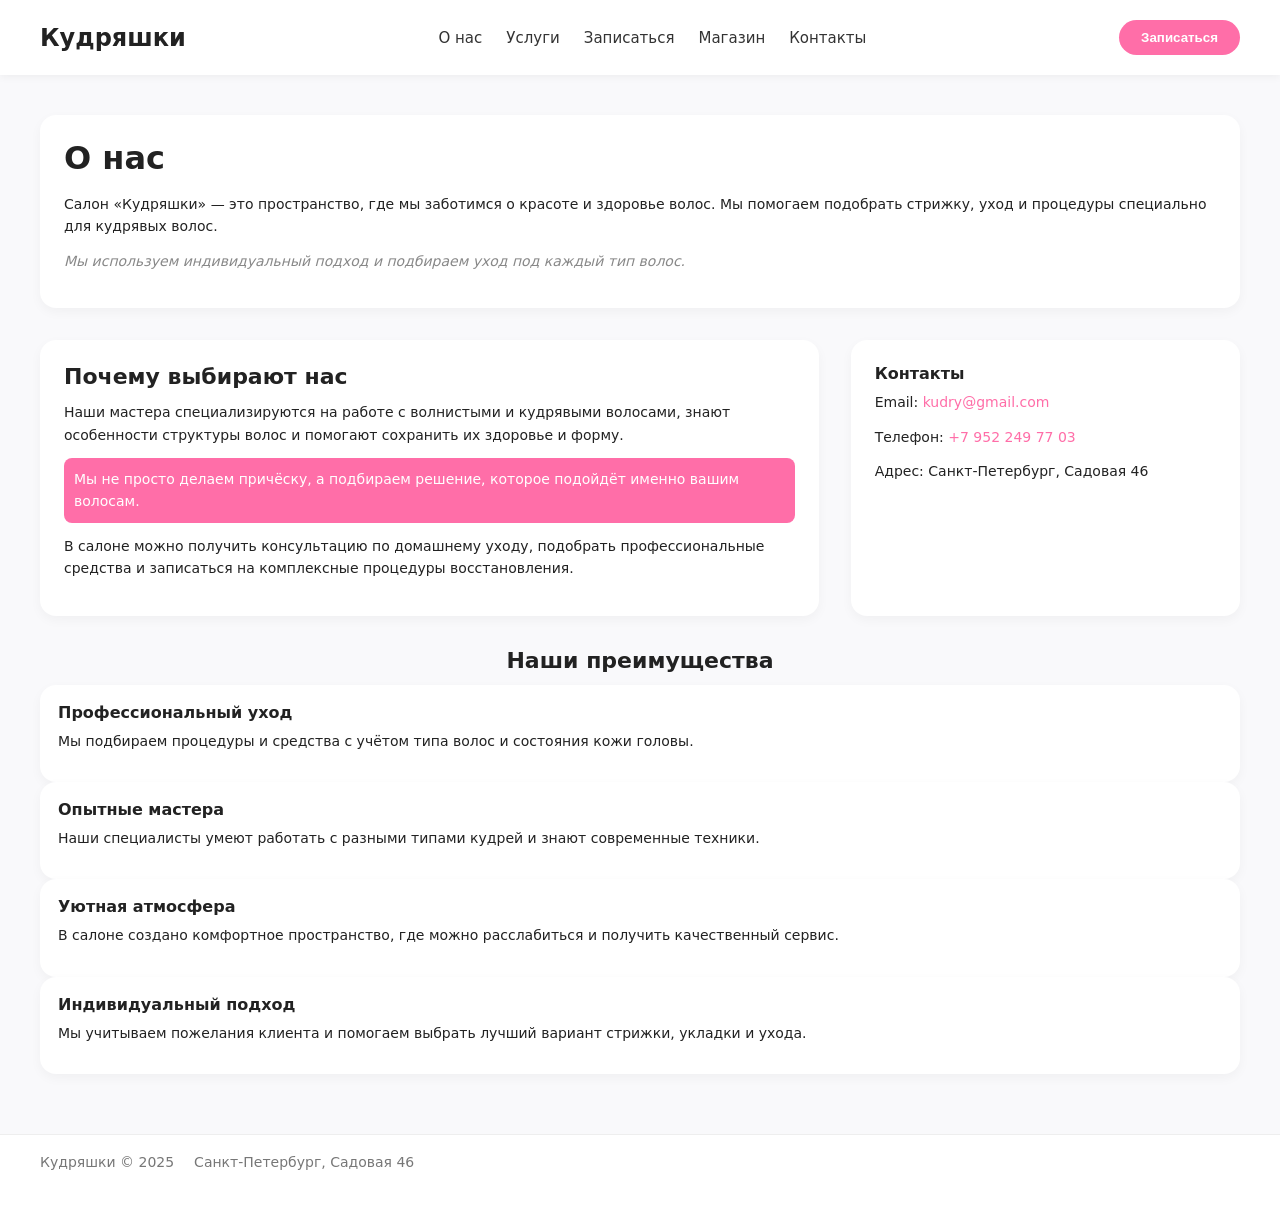
<file: index.html>
<!DOCTYPE html>
<html lang="ru">
<head>
  <meta charset="UTF-8">
  <meta name="viewport" content="width=device-width, initial-scale=1.0">
  <title>Кудряшки — О нас</title>
  <link rel="stylesheet" href="style.css">
</head>
<body>
  <div class="page">
    <header class="site-header">
      <div class="container header-flex">
        <div class="logo">Кудряшки</div>

        <nav class="main-nav">
          <a href="index.html" class="active">О нас</a>
          <a href="services.html">Услуги</a>
          <a href="sign_up.html">Записаться</a>
          <a href="#">Магазин</a>
          <a href="#">Контакты</a>
        </nav>

        <button class="btn-primary">Записаться</button>
      </div>
    </header>

    <main class="container main-content">
      <section class="intro card">
        <h1 class="hero-title">О нас</h1>
        <p>
          Салон «Кудряшки» — это пространство, где мы заботимся о красоте и здоровье волос.
          Мы помогаем подобрать стрижку, уход и процедуры специально для кудрявых волос.
        </p>
        <p class="note">
          Мы используем индивидуальный подход и подбираем уход под каждый тип волос.
        </p>
      </section>

      <section class="two-col">
        <div class="col-main card">
          <h2>Почему выбирают нас</h2>
          <p>
            Наши мастера специализируются на работе с волнистыми и кудрявыми волосами,
            знают особенности структуры волос и помогают сохранить их здоровье и форму.
          </p>
          <p class="highlight">
            Мы не просто делаем причёску, а подбираем решение, которое подойдёт именно вашим волосам.
          </p>
          <p>
            В салоне можно получить консультацию по домашнему уходу, подобрать профессиональные средства
            и записаться на комплексные процедуры восстановления.
          </p>
        </div>

        <aside class="col-aside card">
          <h3>Контакты</h3>
          <p><span class="nowrap">Email:</span> <a href="mailto:kudry@gmail.com">kudry@gmail.com</a></p>
          <p><span class="nowrap">Телефон:</span> <a href="tel:+79522497703">+7 952 249 77 03</a></p>
          <p><span class="nowrap">Адрес:</span> Санкт-Петербург, Садовая 46</p>
        </aside>
      </section>

      <section class="advantages">
        <h2 class="center">Наши преимущества</h2>

        <div class="advantages-list">
          <div class="tile">
            <h3>Профессиональный уход</h3>
            <p>
              Мы подбираем процедуры и средства с учётом типа волос и состояния кожи головы.
            </p>
          </div>

          <div class="tile">
            <h3>Опытные мастера</h3>
            <p>
              Наши специалисты умеют работать с разными типами кудрей и знают современные техники.
            </p>
          </div>

          <div class="tile">
            <h3>Уютная атмосфера</h3>
            <p>
              В салоне создано комфортное пространство, где можно расслабиться и получить качественный сервис.
            </p>
          </div>

          <div class="tile">
            <h3>Индивидуальный подход</h3>
            <p>
              Мы учитываем пожелания клиента и помогаем выбрать лучший вариант стрижки, укладки и ухода.
            </p>
          </div>
        </div>
      </section>
    </main>

    <footer class="site-footer">
      <div class="container footer-flex">
        <p>Кудряшки © 2025</p>
        <p>Санкт-Петербург, Садовая 46</p>
      </div>
    </footer>
  </div>
</body>
</html>
</file>
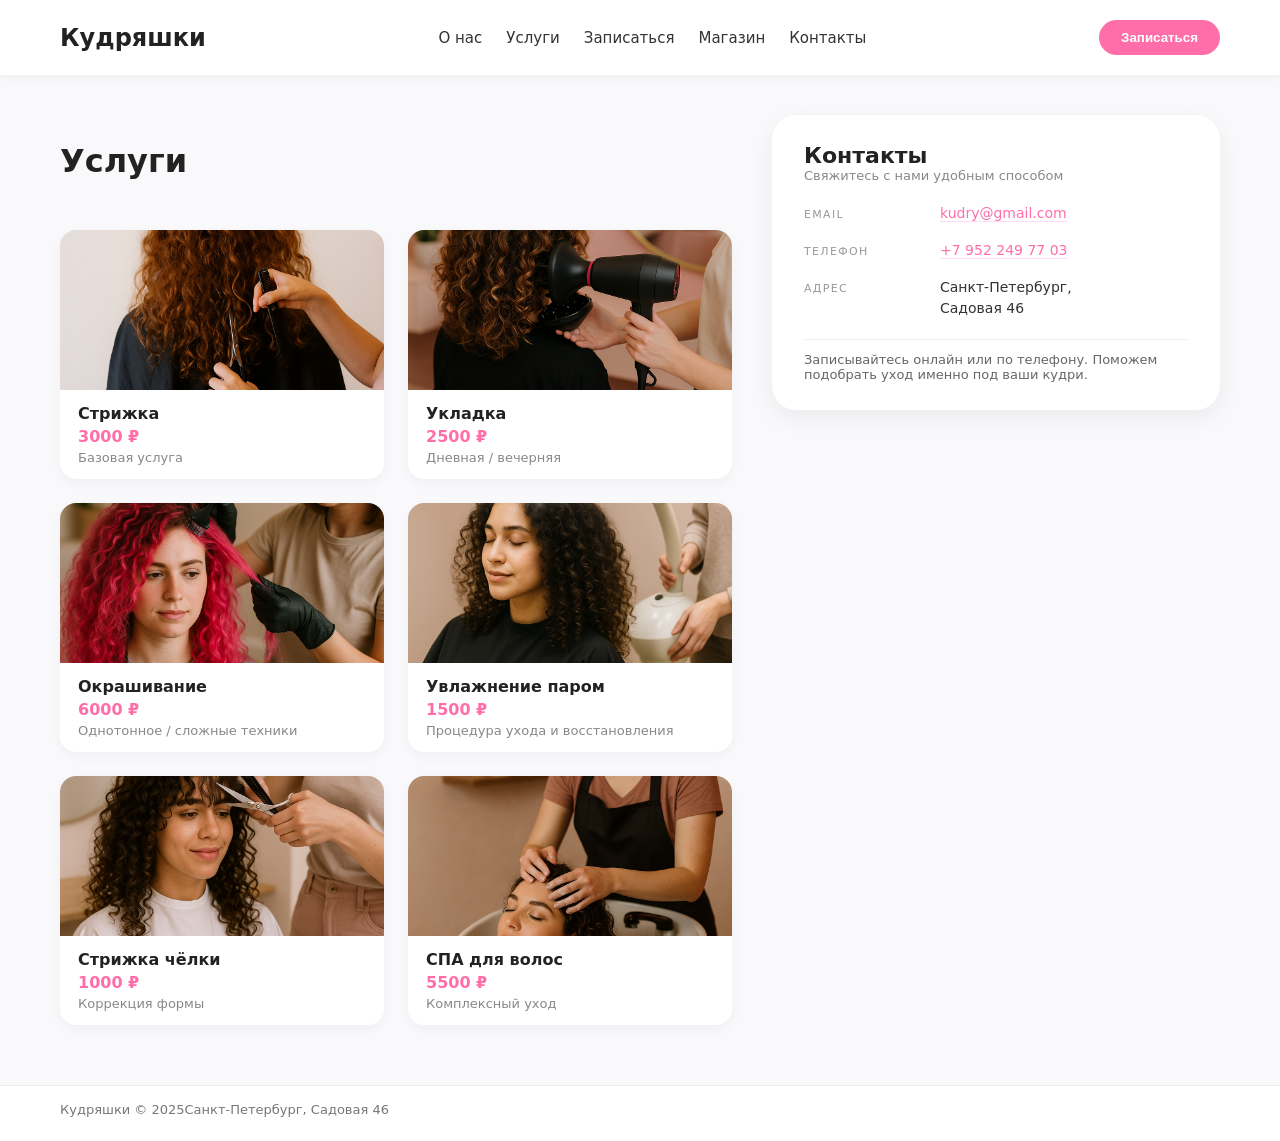
<file: services.html>
<!DOCTYPE html> 
<html lang="ru"> 
<head> 
<meta charset="UTF-8"> 
<title>Кудряшки — Услуги</title> 
<meta name="viewport" content="width=device-width, initial-scale=1"> 
<style> 
    * { 
    box-sizing: border-box; 
    } 
    body { 
        margin: 0; 
        font-family: system-ui, -apple-system, 
        BlinkMacSystemFont, "Segoe UI", sans-serif; 
        background: #f9f9fb; 
        color: #222; 
        } 
    .page { 
        min-height: 100vh; 
        display: grid; 
        grid-template-rows: auto 1fr auto; 
        } 
/* Шапка */ 
    .header { 
        display: grid; 
        grid-template-columns: auto 1fr auto; 
        align-items: center; 
        gap: 32px; 
        padding: 20px 60px; 
        background: #ffffff; 
        box-shadow: 0 2px 8px rgba(0, 0, 0, 0.05); 
        position: sticky; 
        top: 0; 
        z-index: 10; 
        } 
    .logo { 
        font-weight: 700; 
        font-size: 24px; 
        } 
    .nav { 
        display: flex; 
        justify-content: center; 
        gap: 24px; 
        font-size: 15px; 
        } 
    .nav a { 
        text-decoration: none; 
        color: #333; 
        } 
    .btn-primary { 
        padding: 10px 22px; 
        border-radius: 999px; 
        border: none; 
        background: #ff6ea8; 
        color: #fff; 
        font-weight: 600; 
        cursor: pointer; 
            } 
/* Основная часть */ 
    .main { 
        padding: 40px 60px 60px; 
        display: grid; 
        grid-template-columns: minmax(0, 3fr) minmax(260px, 2fr); 
        gap: 40px; } 
    .services { 
        display: grid; 
        grid-template-rows: auto 1fr; 
        gap: 24px; 
        } 
    .services-title { 
        font-size: 32px; 
        font-weight: 700; 
        } 
    .services-grid { 
        display: grid; 
        grid-template-columns: repeat(2, minmax(0, 1fr)); 
        gap: 24px; 
        } 
/* Карточка услуги */ 
    .service-card { 
        background: #ffffff; 
        border-radius: 16px; 
        overflow: hidden; 
        display: grid; 
        grid-template-rows: 160px auto auto auto; 
        padding-bottom: 14px; 
        box-shadow: 0 4px 12px rgba(0, 0, 0, 0.04); 
        } 
    .service-img { 
        width: 100%; 
        height: 100%; 
        object-fit: cover; 
        } 
    .service-name { 
        font-size: 16px; 
        font-weight: 600; 
        padding: 14px 18px 0; 
        } 
    .service-price { 
        font-size: 16px; 
        font-weight: 600; 
        color: #ff6ea8; 
        padding: 4px 18px 0; 
        }
    .service-label { 
        padding: 4px 18px 0; 
        font-size: 13px; 
        color: #888; 
        } 
/* Контакты */
    .contacts { 
        background: #ffffff; 
        border-radius: 24px; 
        padding: 28px 32px; 
        display: grid; 
        grid-template-rows: auto auto auto; 
        row-gap: 20px; 
        box-shadow: 0 8px 24px rgba(0, 0, 0, 0.06); 
        align-self: start; 
        } 
    .contacts-title { 
        font-size: 22px; 
        font-weight: 700; 
        margin: 0; 
        } 
    .contacts-subtitle { 
        font-size: 13px; 
        color: #888; 
        } 
    .contacts-list { 
        display: grid; 
        row-gap: 16px; 
        } 
    .contacts-row { 
        display: grid; 
        grid-template-columns: minmax(90px, 120px) 1fr; 
        column-gap: 16px; 
        align-items: baseline; 
        } 
    .contacts-label { 
        font-size: 11px; 
        text-transform: uppercase; 
        letter-spacing: 0.12em; 
        color: #999; 
    } 
    .contacts-value { 
        font-size: 14px; 
        color: #333; 
        line-height: 1.5; 
        } 
    .contacts-value a { 
        color: #ff6ea8; 
        text-decoration: none; 
        border-bottom: 1px solid rgba(255, 110, 1681, 0.25); 
        } 
    .contacts-value a:hover { 
        border-bottom-color: rgba(255, 110, 168, 0.7); 
        } 
        .contacts-note { 
            font-size: 13px; 
            color: #666; 
            border-top: 1px solid #f0f0f0; 
            padding-top: 12px; } 
    /* адаптив для изменения размера */ 
            @media (max-width: 640px) { 
                .contacts { padding: 22px 20px; } 
                .contacts-row { grid-template-columns: 1fr; 
                row-gap: 4px; } 
            } 
/* Футер */ 
        .footer { 
            padding: 16px 60px 24px; 
            font-size: 13px; 
            color: #777; 
            display: grid; 
            grid-template-columns: auto 1fr; 
            align-items: center; 
            border-top: 1px solid #eee; 
            background: #ffffff; 
        } 
/* Адаптивность */ 
@media (max-width: 992px) { 
    .main { 
        padding: 24px 20px 40px; 
        grid-template-columns: 1fr; 
        } 
    .contacts { 
        order: -1; 
        } 
    .footer { 
        grid-template-columns: 1fr; 
        } 
    } 
@media (max-width: 640px) { 
    .services-grid { 
        grid-template-columns: 1fr; 
        } 
    .services-title { 
        font-size: 26px; 
        } 
    } 
    </style> 
    </head> 
    <body> 
    <div class="page"> 
    <header class="header"> 
    <div class="logo">Кудряшки</div> 
    <nav class="nav"> 
    <a href="index.html" class="active">О нас</a>
    <a href="services.html" class="active">Услуги</a>
    <a href="sign_up.html">Записаться</a>
    <a href="#">Магазин</a>
    <a href="#">Контакты</a> 
    </nav> 
    <button class="btn-primary">Записаться</button> 
    </header> <main class="main"> 
    <section class="services"> 
    <h1 class="services-title">Услуги</h1> 
    <div class="services-grid"> 
    <article class="service-card"> 
    <img class="service-img" src="img/haircut-main.jpg" alt="Стрижка"> 
    <div class="service-name">Стрижка</div> 
    <div class="service-price">3000 ₽</div> 
    <div class="service-label">Базовая услуга</div> 
    </article> 
    <article class="service-card"> 
    <img class="service-img" src="img/styling.jpg" alt="Укладка"> 
    <div class="service-name">Укладка</div> 
    <div class="service-price">2500 ₽</div> 
    <div class="service-label">Дневная / вечерняя</div> </article> 
    <article class="service-card"> 
    <img class="service-img" src="img/coloring.jpg" alt="Окрашивание"> 
    <div class="service-name">Окрашивание</div> 
    <div class="service-price">6000 ₽</div> 
    <div class="service-label">Однотонное / сложные техники</div> 
    </article> 
    <article class="service-card"> 
    <img class="service-img" src="img/steam.jpg" alt="Увлажнение паром"> 
    <div class="service-name">Увлажнение паром</div> 
    <div class="service-price">1500 ₽</div> 
    <div class="service-label">Процедура ухода и восстановления</div> 
    </article> <article class="service-card"> 
    <img class="service-img" src="img/bangs.jpg" alt="Стрижка чёлки"> 
    <div class="service-name">Стрижка чёлки</div> 
    <div class="service-price">1000 ₽</div> 
    <div class="service-label">Коррекция формы</div> 
    </article> 
    <article class="service-card"> 
    <img class="service-img" src="img/spa.jpg" alt="СПА для волос"> 
    <div class="service-name">СПА для волос</div> 
    <div class="service-price">5500 ₽</div> 
    <div class="service-label">Комплексный уход</div> 
    </article> </div> </section> 
    <aside class="contacts"> 
    <div> 
    <h2 class="contacts-title">Контакты</h2> 
    <div class="contacts-subtitle">Свяжитесь с нами удобным способом</div> 
    </div> 
    <div class="contacts-list"> 
    <div class="contacts-row"> 
    <div class="contacts-label">Email</div> <div class="contacts-value"> 
    <a href="mailto:kudry@gmail.com">kudry@gmail.com</a> </div> </div> <div class="contacts-row"> 
    <div class="contacts-label">Телефон</div> <div class="contacts-value"> 
    <a href="tel:+79522497703">+7 952 249 77 03</a> </div> </div> <div class="contacts-row"> 
    <div class="contacts-label">Адрес</div> <div class="contacts-value"> Санкт-Петербург,<br>Садовая 46 </div> </div> </div> <div class="contacts-note"> Записывайтесь онлайн или по телефону. Поможем подобрать уход именно под ваши кудри. </div> </aside> </main> <footer class="footer"> 
    <span>Кудряшки © 2025</span> 
    <span>Санкт-Петербург, Садовая 46</span> 
</footer> 
</div> 
</body> 
</html>
</file>
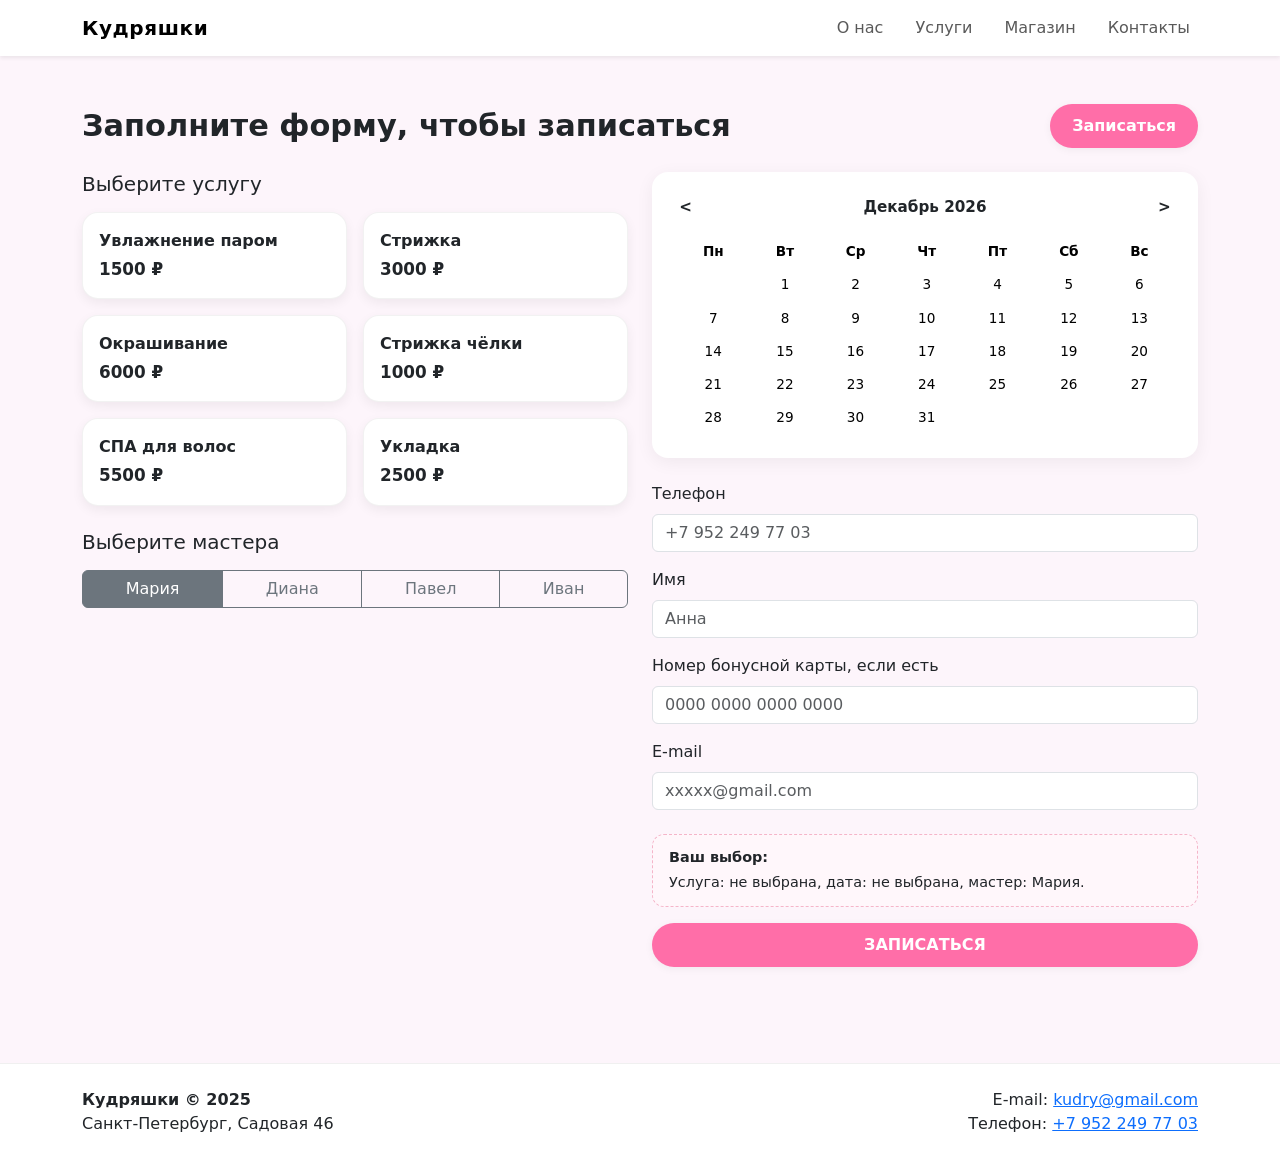
<file: sign_up.html>
<!DOCTYPE html>
<html lang="ru">
<head>
    <meta charset="UTF-8">
    <title>Кудряшки — Записаться</title>
    <meta name="viewport" content="width=device-width, initial-scale=1">
    <link
        href="https://cdn.jsdelivr.net/npm/bootstrap@5.3.2/dist/css/bootstrap.min.css"
        rel="stylesheet"
        integrity="sha384-T3c6CoIi6uLrA9TneNEoa7RxnatzjcDSCmG1MXxSR1GAsXEV/Dwwykc2MPK8M2HN"
        crossorigin="anonymous"
    >

    <style>
        body {
            background-color: #fdf5fb;
        }

        .navbar-brand {
            font-weight: 700;
            letter-spacing: 0.03em;
        }

        .service-card {
            border-radius: 1rem;
            border: 1px solid rgba(0,0,0,0.05);
            box-shadow: 0 4px 12px rgba(0,0,0,0.06);
            transition: transform .15s ease, box-shadow .15s ease, border-color .15s ease;
            cursor: pointer;
            background-color: #ffffff;
        }

        .service-card:hover {
            transform: translateY(-2px);
            box-shadow: 0 8px 20px rgba(0,0,0,0.08);
        }

        .service-card.active {
            border-color: #e75480;
            box-shadow: 0 0 0 2px rgba(231,84,128,0.25);
        }

        .service-price {
            font-weight: 600;
            font-size: 1.05rem;
        }

        .section-title {
            font-weight: 700;
            font-size: 1.9rem;
        }
        .btn-primary {
            padding: 10px 22px;
            border-radius: 999px;
            border: none;
            background: #ff6ea8;
            color: #fff;
            font-weight: 600;
            cursor: pointer;
            box-shadow: 0 2px 8px rgba(0,0,0,0.05);
            transition: background 0.2s;
        }
        .btn-primary:hover {
            background: #ff4f96;
        }
        .calendar-wrapper {
            border-radius: 1rem;
            background: #ffffff;
            box-shadow: 0 4px 18px rgba(0,0,0,0.06);
            padding: 1.5rem;
        }

        .calendar-header {
            display: flex;
            justify-content: space-between;
            align-items: center;
            font-weight: 600;
            font-size: 0.95rem;
        }

        .calendar-month {
            font-size: 0.95rem;
        }

        .calendar-nav {
            cursor: pointer;
            user-select: none;
            padding: 0 0.2rem;
        }

        .calendar-table th,
        .calendar-table td {
            text-align: center;
            vertical-align: middle;
            padding: 0.4rem;
            font-size: 0.85rem;
        }

        .calendar-table td.day {
            cursor: pointer;
            border-radius: 50%;
            transition: background-color .15s ease, color .15s ease;
        }

        .calendar-table td.day:hover {
            background-color: #f3e0ff;
        }

        .calendar-day-active {
            background-color: #f8d7ff;
            border-radius: 50%;
            font-weight: 600;
        }

        footer {
            border-top: 1px solid rgba(0,0,0,0.06);
        }

        .btn-main {
            background-color: #FF6EA8;
            border-color: #FF6EA8;
        }

        .btn-main:hover {
            background-color: #cc5886;
            border-color: #cc5886;
        }

        .summary-box {
            font-size: 0.9rem;
            background-color: #fff7fb;
            border-radius: 0.75rem;
            padding: 0.75rem 1rem;
            border: 1px dashed rgba(231,84,128,0.4);
        }

        .summary-label {
            font-weight: 600;
        }

        @media (max-width: 767.98px) {
            .section-title {
                font-size: 1.5rem;
            }
        }
    </style>
</head>
<body>
<nav class="navbar navbar-expand-lg bg-white shadow-sm">
    <div class="container">
        <a class="navbar-brand" href="#">Кудряшки</a>
        <button class="navbar-toggler" type="button" data-bs-toggle="collapse"
                data-bs-target="#mainNavbar" aria-controls="mainNavbar"
                aria-expanded="false" aria-label="Переключить навигацию">
            <span class="navbar-toggler-icon"></span>
        </button>
        <div class="collapse navbar-collapse" id="mainNavbar">
            <ul class="navbar-nav ms-auto mb-2 mb-lg-0 gap-lg-3">
                <li class="nav-item"><a class="nav-link" href="index.html">О нас</a></li>
                <li class="nav-item"><a class="nav-link" href="services.html">Услуги</a></li>
                <li class="nav-item"><a class="nav-link" href="#">Магазин</a></li>
                <li class="nav-item"><a class="nav-link" href="#">Контакты</a></li>
            </ul>
        </div>
    </div>
</nav>
<main class="py-5">
    <div class="container">
        <div class="d-flex flex-wrap justify-content-between align-items-center mb-4">
            <h1 class="section-title mb-3 mb-md-0">Заполните форму, чтобы записаться</h1>
            <button class="btn-primary">Записаться</button>
        </div>

        <div class="row g-4">
            <div class="col-lg-6">
                <div class="mb-4">
                    <h5 class="mb-3">Выберите услугу</h5>
                    <div class="row g-3">
                        <div class="col-sm-6">
                            <div class="p-3 service-card h-100"
                                 data-service-name="Увлажнение паром"
                                 data-service-price="1500 ₽">
                                <div class="fw-semibold mb-1">Увлажнение паром</div>
                                <div class="service-price">1500 ₽</div>
                            </div>
                        </div>
                        <div class="col-sm-6">
                            <div class="p-3 service-card h-100"
                                 data-service-name="Стрижка"
                                 data-service-price="3000 ₽">
                                <div class="fw-semibold mb-1">Стрижка</div>
                                <div class="service-price">3000 ₽</div>
                            </div>
                        </div>
                        <div class="col-sm-6">
                            <div class="p-3 service-card h-100"
                                 data-service-name="Окрашивание"
                                 data-service-price="6000 ₽">
                                <div class="fw-semibold mb-1">Окрашивание</div>
                                <div class="service-price">6000 ₽</div>
                            </div>
                        </div>
                        <div class="col-sm-6">
                            <div class="p-3 service-card h-100"
                                 data-service-name="Стрижка чёлки"
                                 data-service-price="1000 ₽">
                                <div class="fw-semibold mb-1">Стрижка чёлки</div>
                                <div class="service-price">1000 ₽</div>
                            </div>
                        </div>
                        <div class="col-sm-6">
                            <div class="p-3 service-card h-100"
                                 data-service-name="СПА для волос"
                                 data-service-price="5500 ₽">
                                <div class="fw-semibold mb-1">СПА для волос</div>
                                <div class="service-price">5500 ₽</div>
                            </div>
                        </div>
                        <div class="col-sm-6">
                            <div class="p-3 service-card h-100"
                                 data-service-name="Укладка"
                                 data-service-price="2500 ₽">
                                <div class="fw-semibold mb-1">Укладка</div>
                                <div class="service-price">2500 ₽</div>
                            </div>
                        </div>
                    </div>
                </div>
                <div class="mb-4">
                    <h5 class="mb-3">Выберите мастера</h5>
                    <div class="btn-group w-100 flex-wrap" role="group" aria-label="Выбор мастера">
                        <input type="radio" class="btn-check" name="master" id="master-maria"
                               autocomplete="off" value="Мария" checked>
                        <label class="btn btn-outline-secondary" for="master-maria">Мария</label>

                        <input type="radio" class="btn-check" name="master" id="master-diana"
                               autocomplete="off" value="Диана">
                        <label class="btn btn-outline-secondary" for="master-diana">Диана</label>

                        <input type="radio" class="btn-check" name="master" id="master-pavel"
                               autocomplete="off" value="Павел">
                        <label class="btn btn-outline-secondary" for="master-pavel">Павел</label>

                        <input type="radio" class="btn-check" name="master" id="master-ivan"
                               autocomplete="off" value="Иван">
                        <label class="btn btn-outline-secondary" for="master-ivan">Иван</label>
                    </div>
                </div>
            </div>
            <div class="col-lg-6">
                <div class="calendar-wrapper mb-4">
                    <div class="calendar-header mb-3">
                        <span class="calendar-nav" id="prevMonth">&lt;</span>
                        <div class="calendar-month" id="calendarMonthLabel">
                            Октябрь 2025
                        </div>
                        <span class="calendar-nav" id="nextMonth">&gt;</span>
                    </div>
                    <table class="table table-borderless calendar-table mb-0">
                        <thead>
                        <tr>
                            <th>Пн</th>
                            <th>Вт</th>
                            <th>Ср</th>
                            <th>Чт</th>
                            <th>Пт</th>
                            <th>Сб</th>
                            <th>Вс</th>
                        </tr>
                        </thead>
                        <tbody id="calendarBody">
                        </tbody>
                    </table>
                </div>
                <form id="bookingForm">
                    <div class="mb-3">
                        <label for="phone" class="form-label">Телефон</label>
                        <input type="tel" class="form-control" id="phone" placeholder="+7 952 249 77 03" required>
                    </div>
                    <div class="mb-3">
                        <label for="name" class="form-label">Имя</label>
                        <input type="text" class="form-control" id="name" placeholder="Анна" required>
                    </div>
                    <div class="mb-3">
                        <label for="bonus" class="form-label">Номер бонусной карты, если есть</label>
                        <input type="text" class="form-control" id="bonus" placeholder="0000 0000 0000 0000">
                    </div>
                    <div class="mb-4">
                        <label for="email" class="form-label">E-mail</label>
                        <input type="email" class="form-control" id="email" placeholder="xxxxx@gmail.com">
                    </div>
                    <div class="summary-box mb-3" id="summaryBox">
                        <div class="summary-label mb-1">Ваш выбор:</div>
                        <div id="summaryText">
                            Услуга не выбрана, дата не выбрана, мастер: Мария.
                        </div>
                    </div>

                    <button type="submit" class="btn-primary w-100 text-uppercase">записаться</button>
                </form>
            </div>
        </div>
    </div>
</main>
<footer class="py-4 bg-white mt-5">
    <div class="container d-flex flex-wrap justify-content-between align-items-center gap-3">
        <div>
            <strong>Кудряшки © 2025</strong><br>
            Санкт-Петербург, Садовая 46
        </div>
        <div class="text-end">
            <div>E-mail: <a href="mailto:kudry@gmail.com">kudry@gmail.com</a></div>
            <div>Телефон: <a href="tel:+79522497703">+7 952 249 77 03</a></div>
        </div>
    </div>
</footer>
<script
    src="https://cdn.jsdelivr.net/npm/bootstrap@5.3.2/dist/js/bootstrap.bundle.min.js"
    integrity="sha384-C6RzsynM9kWDrMNeT87bh95OGNyZPhcTNXj1NW7RuBCsyN/o0jlpcV8Qyq46cDfL"
    crossorigin="anonymous"
></script>

<script>
    const monthNames = [
        "Январь", "Февраль", "Март", "Апрель", "Май", "Июнь",
        "Июль", "Август", "Сентябрь", "Октябрь", "Ноябрь", "Декабрь"
    ];

    let currentDate = new Date();
    let selectedDate = null;

    const calendarBody = document.getElementById("calendarBody");
    const calendarMonthLabel = document.getElementById("calendarMonthLabel");
    const prevMonthBtn = document.getElementById("prevMonth");
    const nextMonthBtn = document.getElementById("nextMonth");

    function renderCalendar(date) {
        const year = date.getFullYear();
        const month = date.getMonth();

        calendarMonthLabel.textContent = monthNames[month] + " " + year;
        const firstDay = new Date(year, month, 1);
        let startDay = firstDay.getDay(); 
        if (startDay === 0) startDay = 7;

        const daysInMonth = new Date(year, month + 1, 0).getDate();

        calendarBody.innerHTML = "";
        let row = document.createElement("tr");
        let cellCount = 0;
        for (let i = 1; i < startDay; i++) {
            const cell = document.createElement("td");
            row.appendChild(cell);
            cellCount++;
        }
        for (let day = 1; day <= daysInMonth; day++) {
            if (cellCount === 7) {
                calendarBody.appendChild(row);
                row = document.createElement("tr");
                cellCount = 0;
            }

            const cell = document.createElement("td");
            cell.textContent = day;
            cell.classList.add("day");

            const cellDate = new Date(year, month, day);
            if (selectedDate &&
                cellDate.getFullYear() === selectedDate.getFullYear() &&
                cellDate.getMonth() === selectedDate.getMonth() &&
                cellDate.getDate() === selectedDate.getDate()
            ) {
                cell.classList.add("calendar-day-active");
            }

            cell.dataset.date = cellDate.toISOString();
            cell.addEventListener("click", () => {
                selectedDate = cellDate;
                updateSummary();
                renderCalendar(currentDate);
            });

            row.appendChild(cell);
            cellCount++;
        }
        if (cellCount > 0) {
            calendarBody.appendChild(row);
        }
    }

    prevMonthBtn.addEventListener("click", () => {
        currentDate.setMonth(currentDate.getMonth() - 1);
        renderCalendar(currentDate);
    });

    nextMonthBtn.addEventListener("click", () => {
        currentDate.setMonth(currentDate.getMonth() + 1);
        renderCalendar(currentDate);
    });
    const serviceCards = document.querySelectorAll(".service-card");
    let selectedServiceName = null;
    let selectedServicePrice = null;

    serviceCards.forEach(card => {
        card.addEventListener("click", () => {
            serviceCards.forEach(c => c.classList.remove("active"));
            card.classList.add("active");

            selectedServiceName = card.dataset.serviceName;
            selectedServicePrice = card.dataset.servicePrice;
            updateSummary();
        });
    });
    const masterInputs = document.querySelectorAll("input[name='master']");

    function getSelectedMaster() {
        const checked = document.querySelector("input[name='master']:checked");
        return checked ? checked.value : null;
    }

    masterInputs.forEach(input => {
        input.addEventListener("change", updateSummary);
    });
    const summaryText = document.getElementById("summaryText");

    function formatDateRu(date) {
        const day = String(date.getDate()).padStart(2, "0");
        const month = String(date.getMonth() + 1).padStart(2, "0");
        const year = date.getFullYear();
        return `${day}.${month}.${year}`;
    }

    function updateSummary() {
        const master = getSelectedMaster() || "не выбран";
        const service = selectedServiceName || "не выбрана";
        const price = selectedServicePrice ? ` (${selectedServicePrice})` : "";
        const dateText = selectedDate ? formatDateRu(selectedDate) : "не выбрана";

        summaryText.textContent =
            `Услуга: ${service}${price}, дата: ${dateText}, мастер: ${master}.`;
    }
    const bookingForm = document.getElementById("bookingForm");
    bookingForm.addEventListener("submit", function (e) {
        e.preventDefault();
        alert("Форма отправлена (для реального проекта здесь будет обработка данных).");
    });
    renderCalendar(currentDate);
    updateSummary();
</script>

</body>
</html>
</file>
<file: style.css>
* {
  box-sizing: border-box;
}

/* Общие стили */
body {
  margin: 0;
  font-family: system-ui, -apple-system, BlinkMacSystemFont, "Segoe UI", sans-serif;
  background: #f9f9fb;
  color: #222;
}

/* Общая структура страницы */
.page {
  min-height: 100vh;
  display: grid;
  grid-template-rows: auto 1fr auto;
}

/* Контейнер */
.container {
  max-width: 1200px;
  margin: 0 auto;
  padding: 0 60px;
}

/* ===== ШАПКА (как на первой странице) ===== */
.site-header {
  background: #ffffff;
  box-shadow: 0 2px 8px rgba(0, 0, 0, 0.05);
  position: sticky;
  top: 0;
  z-index: 10;
}

.site-header .container {
  display: grid;
  grid-template-columns: auto 1fr auto;
  align-items: center;
  gap: 32px;
  padding: 20px 0;
}

.logo {
  font-weight: 700;
  font-size: 24px;
}

.main-nav {
  display: flex;
  justify-content: center;
  gap: 24px;
  font-size: 15px;
}

.main-nav a {
  text-decoration: none;
  color: #333;
}

/* ===== КНОПКА ===== */
.btn-primary {
  padding: 10px 22px;
  border-radius: 999px;
  border: none;
  background: #ff6ea8;
  color: #fff;
  font-weight: 600;
  cursor: pointer;
}

.btn-primary:hover {
  background: #ff4f96;
}

/* ===== ОСНОВНОЙ КОНТЕНТ ===== */
main.container {
  padding: 40px 0 60px;
  display: grid;
  gap: 32px;
}

/* Карточки */
.card {
  background: #ffffff;
  border-radius: 16px;
  padding: 24px;
  box-shadow: 0 4px 12px rgba(0, 0, 0, 0.04);
}

/* Заголовки */
h1 {
  font-size: 32px;
  margin: 0 0 16px;
}

h2 {
  font-size: 22px;
  margin: 0 0 12px;
}

h3 {
  font-size: 16px;
  margin: 0 0 8px;
}

/* Текст */
p {
  margin: 0 0 12px;
  font-size: 14px;
  line-height: 1.6;
}

.note {
  color: #888;
  font-style: italic;
}

.highlight {
  background: #ff6ea8;
  color: white;
  padding: 10px;
  border-radius: 8px;
}

/* ===== GRID: ДВЕ КОЛОНКИ ===== */
.two-col {
  display: grid;
  grid-template-columns: 2fr 1fr;
  gap: 32px;
}

/* Сайдбар */
.col-aside .card {
  position: sticky;
  top: 100px;
}

/* ===== GRID: ПЛИТКИ ===== */
.grid {
  display: grid;
  grid-template-columns: repeat(2, minmax(0, 1fr));
  gap: 24px;
}

.tile {
  background: #ffffff;
  border-radius: 16px;
  padding: 18px;
  box-shadow: 0 4px 12px rgba(0, 0, 0, 0.04);
}

/* Центрирование */
.center {
  text-align: center;
}

.nowrap {
  white-space: nowrap;
}

/* Ссылки */
a {
  color: #ff6ea8;
  text-decoration: none;
}

a:hover {
  text-decoration: underline;
}

/* ===== ФУТЕР ===== */
.site-footer {
  background: #ffffff;
  border-top: 1px solid #eee;
}

.site-footer .container {
  padding: 16px 0 24px;
  display: grid;
  grid-template-columns: auto 1fr;
  gap: 20px;
  font-size: 13px;
  color: #777;
}

/* ===== АДАПТИВ ===== */
@media (max-width: 992px) {
  .container {
    padding: 0 20px;
  }

  .site-header .container {
    grid-template-columns: 1fr;
    gap: 16px;
    justify-items: center;
  }

  .two-col {
    grid-template-columns: 1fr;
  }

  .grid {
    grid-template-columns: 1fr;
  }

  .site-footer .container {
    grid-template-columns: 1fr;
  }
}

@media (max-width: 640px) {
  h1 {
    font-size: 26px;
  }

  .main-nav {
    flex-wrap: wrap;
  }
}
</file>
